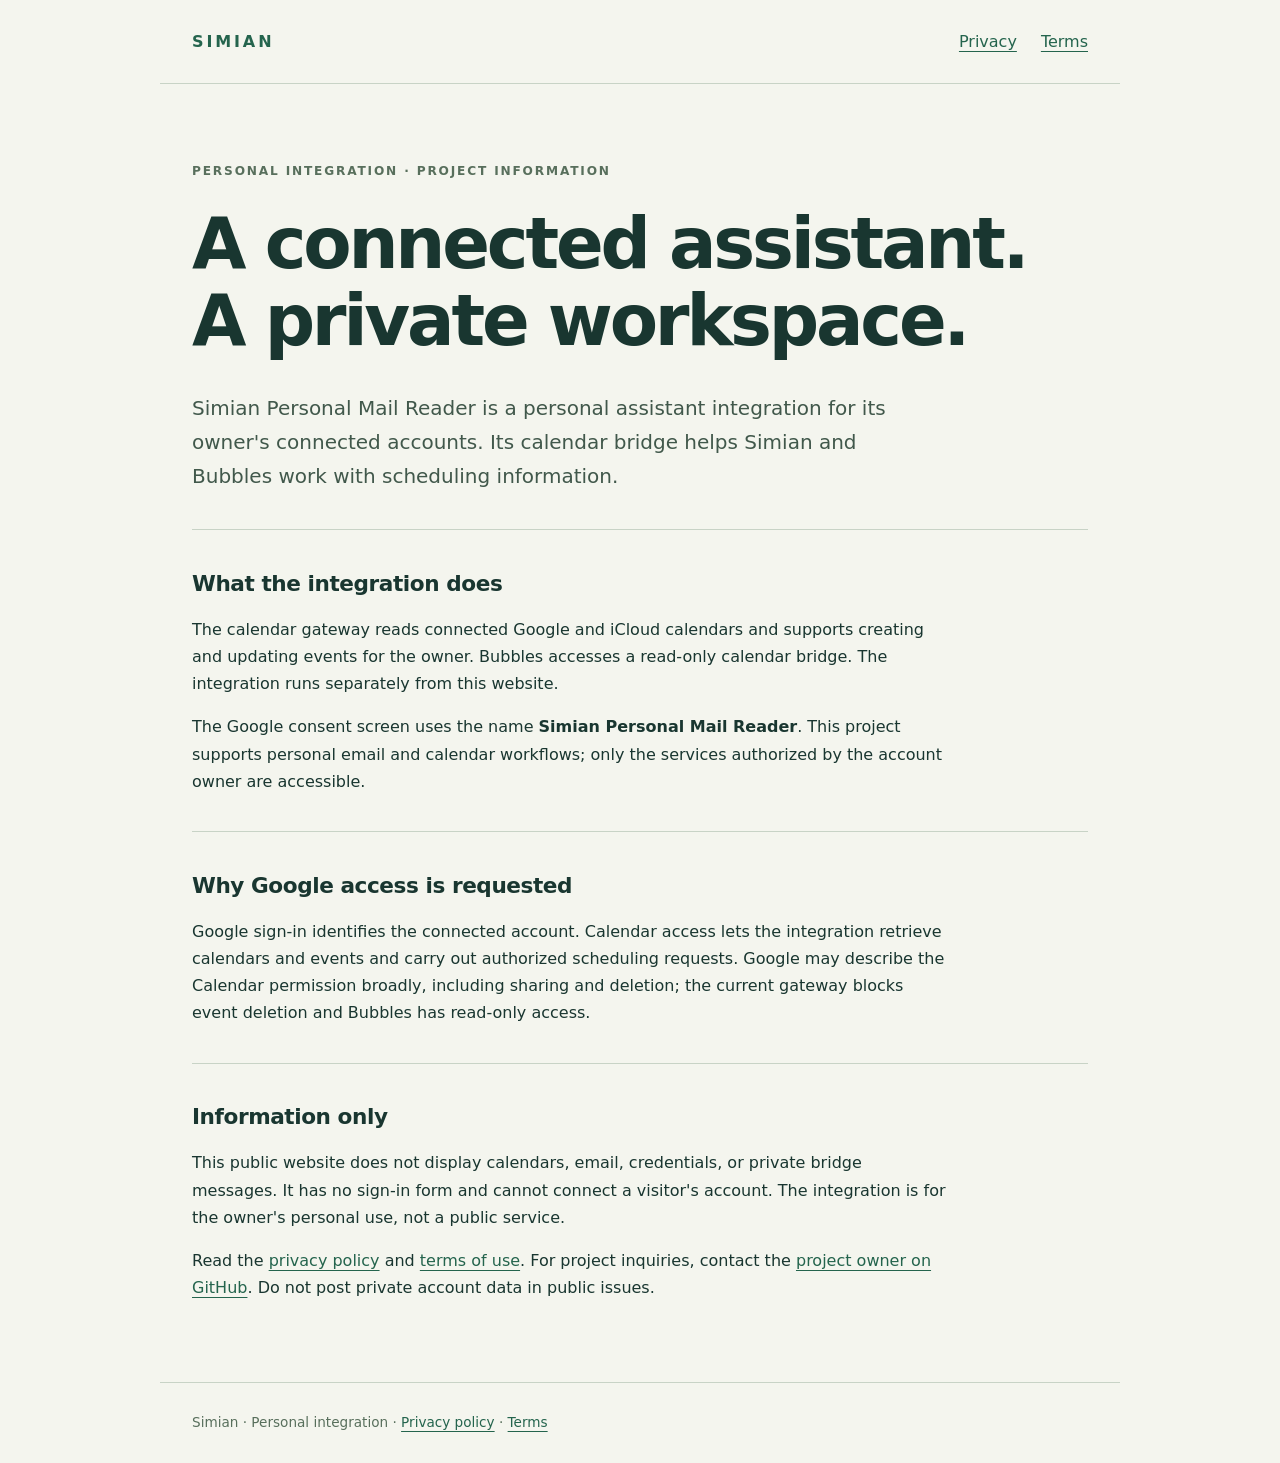
<file: index.html>
<!doctype html>
<html lang="en"><head><meta charset="utf-8"><meta name="viewport" content="width=device-width,initial-scale=1"><title>Simian Personal Mail Reader — Personal assistant integration</title><link rel="stylesheet" href="style.css"></head>
<body><header><a class="brand" href="/">SIMIAN</a><nav aria-label="Main"><a href="privacy.html">Privacy</a><a href="terms.html">Terms</a></nav></header><main>
<p class="eyebrow">PERSONAL INTEGRATION · PROJECT INFORMATION</p><h1>A connected assistant.<br>A private workspace.</h1>
<p class="lead">Simian Personal Mail Reader is a personal assistant integration for its owner's connected accounts. Its calendar bridge helps Simian and Bubbles work with scheduling information.</p>
<section><h2>What the integration does</h2><p>The calendar gateway reads connected Google and iCloud calendars and supports creating and updating events for the owner. Bubbles accesses a read-only calendar bridge. The integration runs separately from this website.</p><p>The Google consent screen uses the name <strong>Simian Personal Mail Reader</strong>. This project supports personal email and calendar workflows; only the services authorized by the account owner are accessible.</p></section>
<section><h2>Why Google access is requested</h2><p>Google sign-in identifies the connected account. Calendar access lets the integration retrieve calendars and events and carry out authorized scheduling requests. Google may describe the Calendar permission broadly, including sharing and deletion; the current gateway blocks event deletion and Bubbles has read-only access.</p></section>
<section><h2>Information only</h2><p>This public website does not display calendars, email, credentials, or private bridge messages. It has no sign-in form and cannot connect a visitor's account. The integration is for the owner's personal use, not a public service.</p><p>Read the <a href="privacy.html">privacy policy</a> and <a href="terms.html">terms of use</a>. For project inquiries, contact the <a href="https://github.com/Simian-Graymalkin">project owner on GitHub</a>. Do not post private account data in public issues.</p></section>
</main><footer>Simian · Personal integration · <a href="privacy.html">Privacy policy</a> · <a href="terms.html">Terms</a></footer></body></html>
</file>
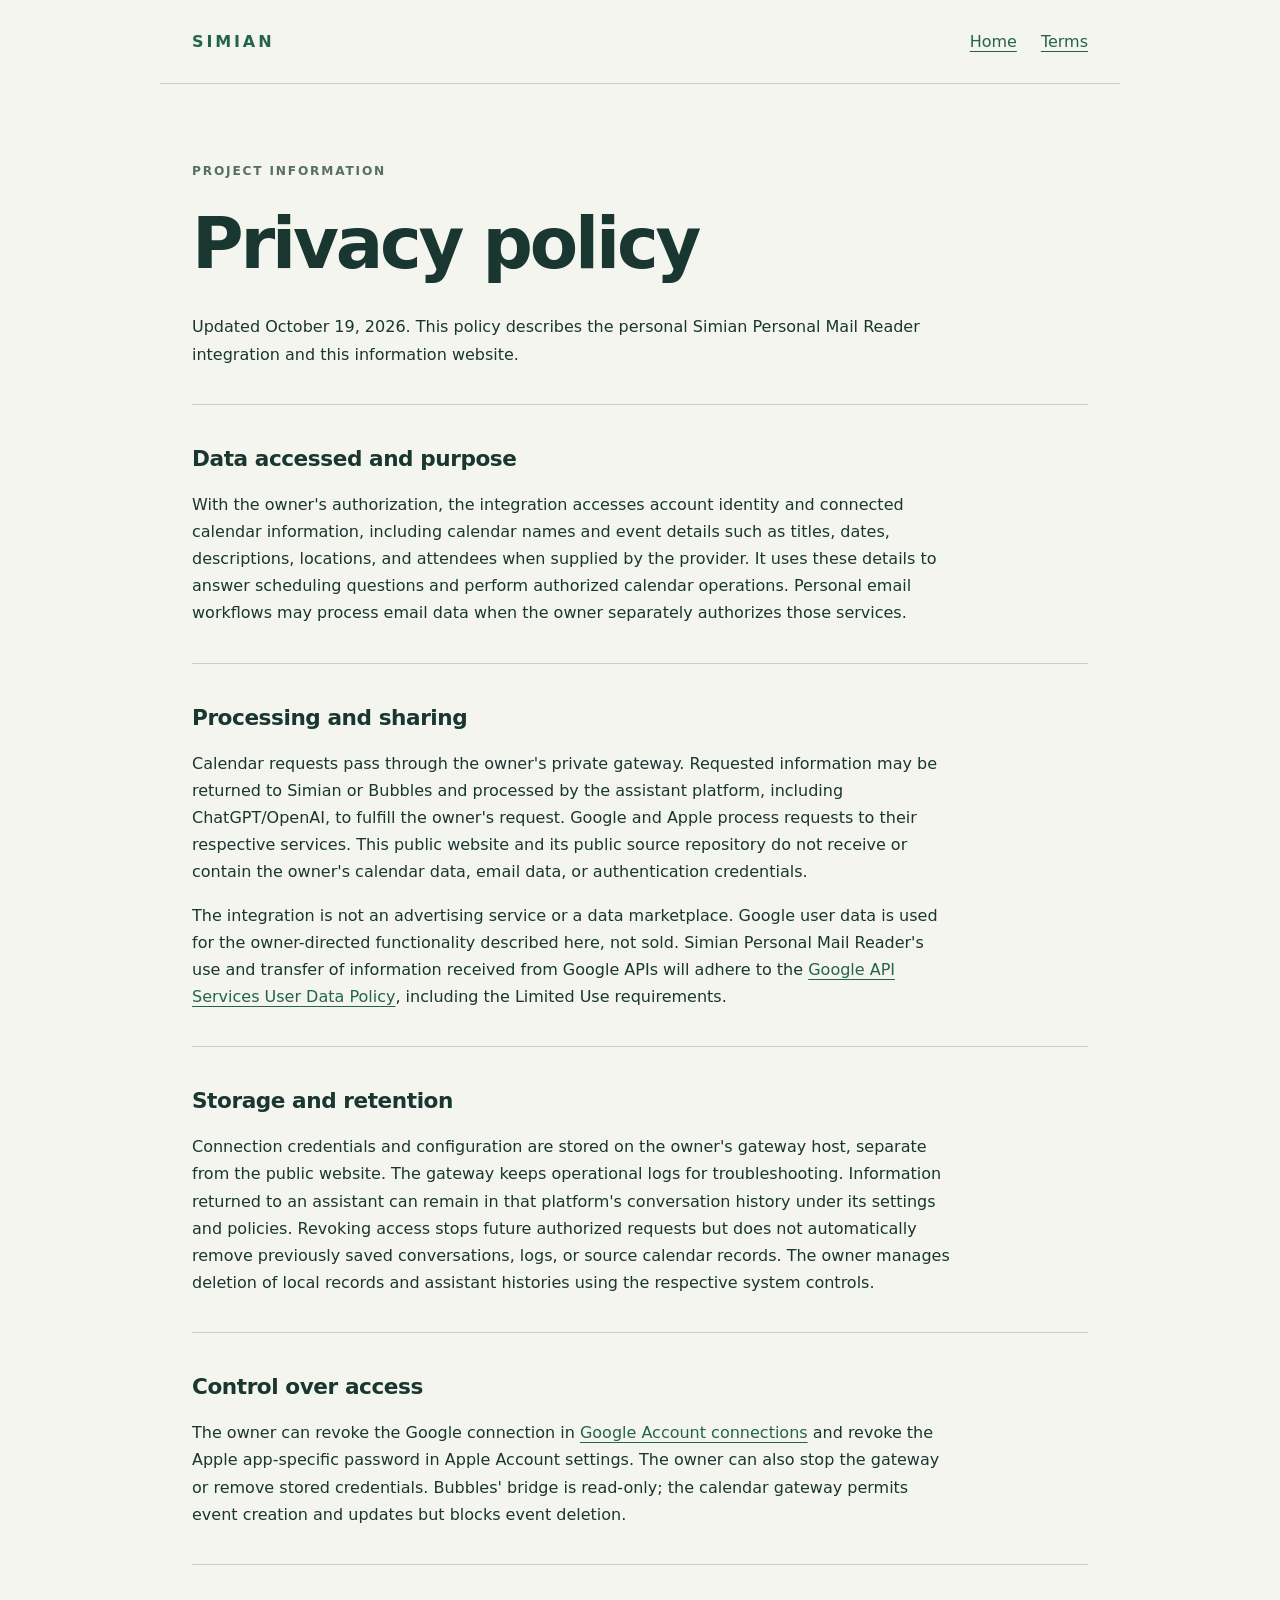
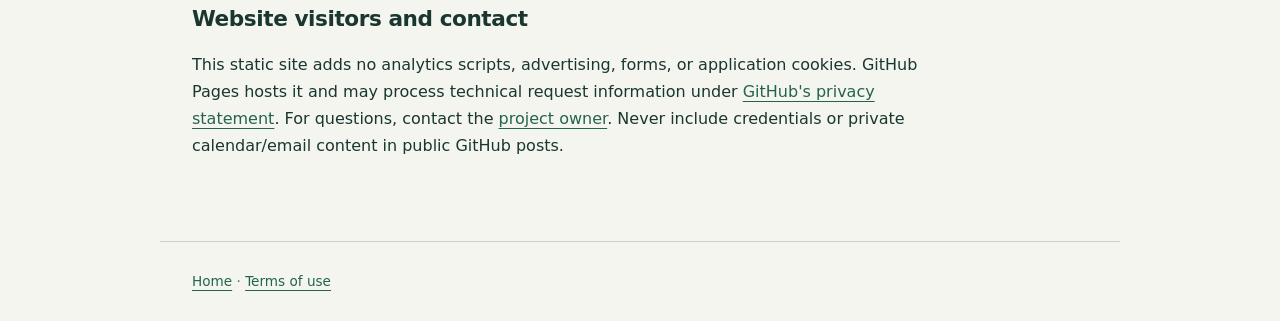
<file: privacy.html>
<!doctype html>
<html lang="en"><head><meta charset="utf-8"><meta name="viewport" content="width=device-width,initial-scale=1"><title>Privacy policy — Simian Personal Mail Reader</title><link rel="stylesheet" href="style.css"></head><body><header><a class="brand" href="/">SIMIAN</a><nav aria-label="Main"><a href="/">Home</a><a href="terms.html">Terms</a></nav></header><main><p class="eyebrow">PROJECT INFORMATION</p><h1>Privacy policy</h1><p>Updated October 19, 2026. This policy describes the personal Simian Personal Mail Reader integration and this information website.</p>
<section><h2>Data accessed and purpose</h2><p>With the owner's authorization, the integration accesses account identity and connected calendar information, including calendar names and event details such as titles, dates, descriptions, locations, and attendees when supplied by the provider. It uses these details to answer scheduling questions and perform authorized calendar operations. Personal email workflows may process email data when the owner separately authorizes those services.</p></section>
<section><h2>Processing and sharing</h2><p>Calendar requests pass through the owner's private gateway. Requested information may be returned to Simian or Bubbles and processed by the assistant platform, including ChatGPT/OpenAI, to fulfill the owner's request. Google and Apple process requests to their respective services. This public website and its public source repository do not receive or contain the owner's calendar data, email data, or authentication credentials.</p><p>The integration is not an advertising service or a data marketplace. Google user data is used for the owner-directed functionality described here, not sold. Simian Personal Mail Reader's use and transfer of information received from Google APIs will adhere to the <a href="https://developers.google.com/terms/api-services-user-data-policy">Google API Services User Data Policy</a>, including the Limited Use requirements.</p></section>
<section><h2>Storage and retention</h2><p>Connection credentials and configuration are stored on the owner's gateway host, separate from the public website. The gateway keeps operational logs for troubleshooting. Information returned to an assistant can remain in that platform's conversation history under its settings and policies. Revoking access stops future authorized requests but does not automatically remove previously saved conversations, logs, or source calendar records. The owner manages deletion of local records and assistant histories using the respective system controls.</p></section>
<section><h2>Control over access</h2><p>The owner can revoke the Google connection in <a href="https://myaccount.google.com/connections">Google Account connections</a> and revoke the Apple app-specific password in Apple Account settings. The owner can also stop the gateway or remove stored credentials. Bubbles' bridge is read-only; the calendar gateway permits event creation and updates but blocks event deletion.</p></section>
<section><h2>Website visitors and contact</h2><p>This static site adds no analytics scripts, advertising, forms, or application cookies. GitHub Pages hosts it and may process technical request information under <a href="https://docs.github.com/en/site-policy/privacy-policies/github-general-privacy-statement">GitHub's privacy statement</a>. For questions, contact the <a href="https://github.com/Simian-Graymalkin">project owner</a>. Never include credentials or private calendar/email content in public GitHub posts.</p></section>
</main><footer><a href="/">Home</a> · <a href="terms.html">Terms of use</a></footer></body></html>
</file>
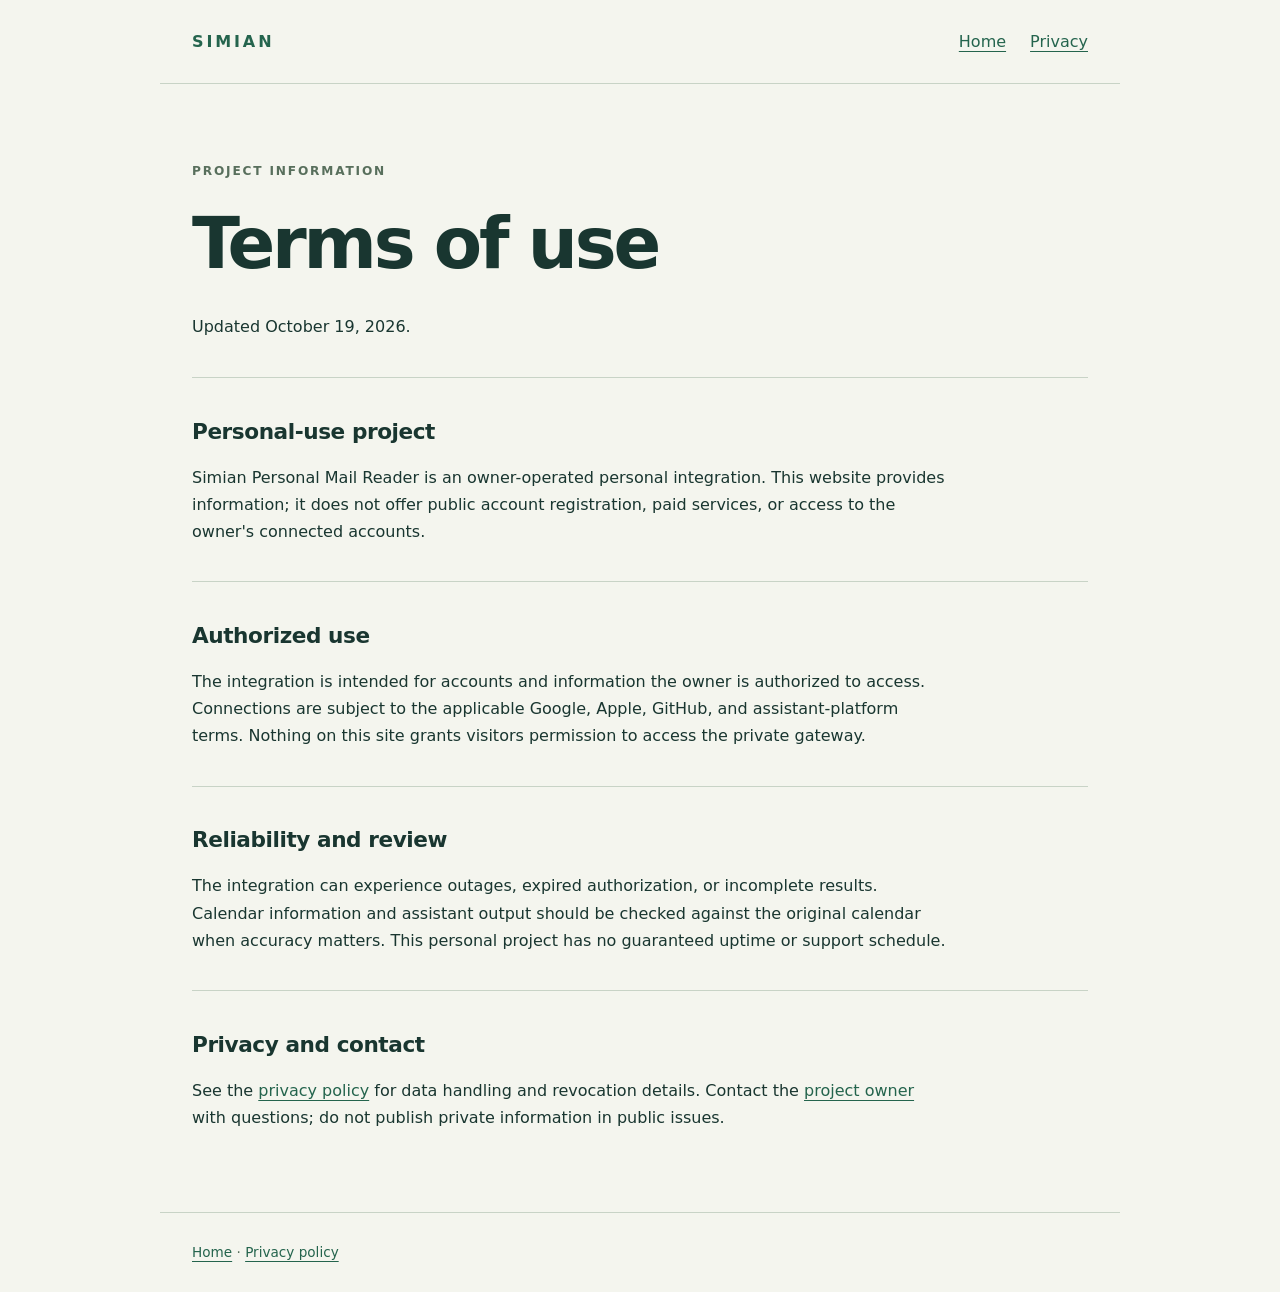
<file: terms.html>
<!doctype html>
<html lang="en"><head><meta charset="utf-8"><meta name="viewport" content="width=device-width,initial-scale=1"><title>Terms of use — Simian Personal Mail Reader</title><link rel="stylesheet" href="style.css"></head><body><header><a class="brand" href="/">SIMIAN</a><nav aria-label="Main"><a href="/">Home</a><a href="privacy.html">Privacy</a></nav></header><main><p class="eyebrow">PROJECT INFORMATION</p><h1>Terms of use</h1><p>Updated October 19, 2026.</p><section><h2>Personal-use project</h2><p>Simian Personal Mail Reader is an owner-operated personal integration. This website provides information; it does not offer public account registration, paid services, or access to the owner's connected accounts.</p></section><section><h2>Authorized use</h2><p>The integration is intended for accounts and information the owner is authorized to access. Connections are subject to the applicable Google, Apple, GitHub, and assistant-platform terms. Nothing on this site grants visitors permission to access the private gateway.</p></section><section><h2>Reliability and review</h2><p>The integration can experience outages, expired authorization, or incomplete results. Calendar information and assistant output should be checked against the original calendar when accuracy matters. This personal project has no guaranteed uptime or support schedule.</p></section><section><h2>Privacy and contact</h2><p>See the <a href="privacy.html">privacy policy</a> for data handling and revocation details. Contact the <a href="https://github.com/Simian-Graymalkin">project owner</a> with questions; do not publish private information in public issues.</p></section></main><footer><a href="/">Home</a> · <a href="privacy.html">Privacy policy</a></footer></body></html>
</file>
<file: style.css>
:root{font-family:system-ui,-apple-system,BlinkMacSystemFont,"Segoe UI",sans-serif;color:#193630;background:#f4f5ee;line-height:1.7}*{box-sizing:border-box}body{margin:0}header,main,footer{max-width:960px;margin:auto;padding:28px 32px}header{display:flex;align-items:center;justify-content:space-between;border-bottom:1px solid #c8d3c6}.brand{font-weight:800;letter-spacing:.18em;text-decoration:none}nav{display:flex;gap:24px}a{color:#24644d;text-underline-offset:4px}a:hover{color:#102e25}main{padding-top:65px;padding-bottom:65px}.eyebrow{font-size:.76rem;letter-spacing:.15em;font-weight:700;color:#586f5c}h1{font-size:clamp(2.4rem,6vw,4.4rem);line-height:1.1;letter-spacing:-.045em;font-weight:650;margin:24px 0 30px}h2{font-size:1.35rem;letter-spacing:-.02em;line-height:1.3}p{max-width:760px}.lead{font-size:1.25rem;color:#41584b;max-width:720px}section{border-top:1px solid #c8d3c6;padding-top:22px;margin-top:36px}footer{font-size:.85rem;border-top:1px solid #c8d3c6;color:#586f5c}@media(max-width:540px){header,main,footer{padding-left:22px;padding-right:22px}main{padding-top:40px}nav{gap:16px}}
</file>
